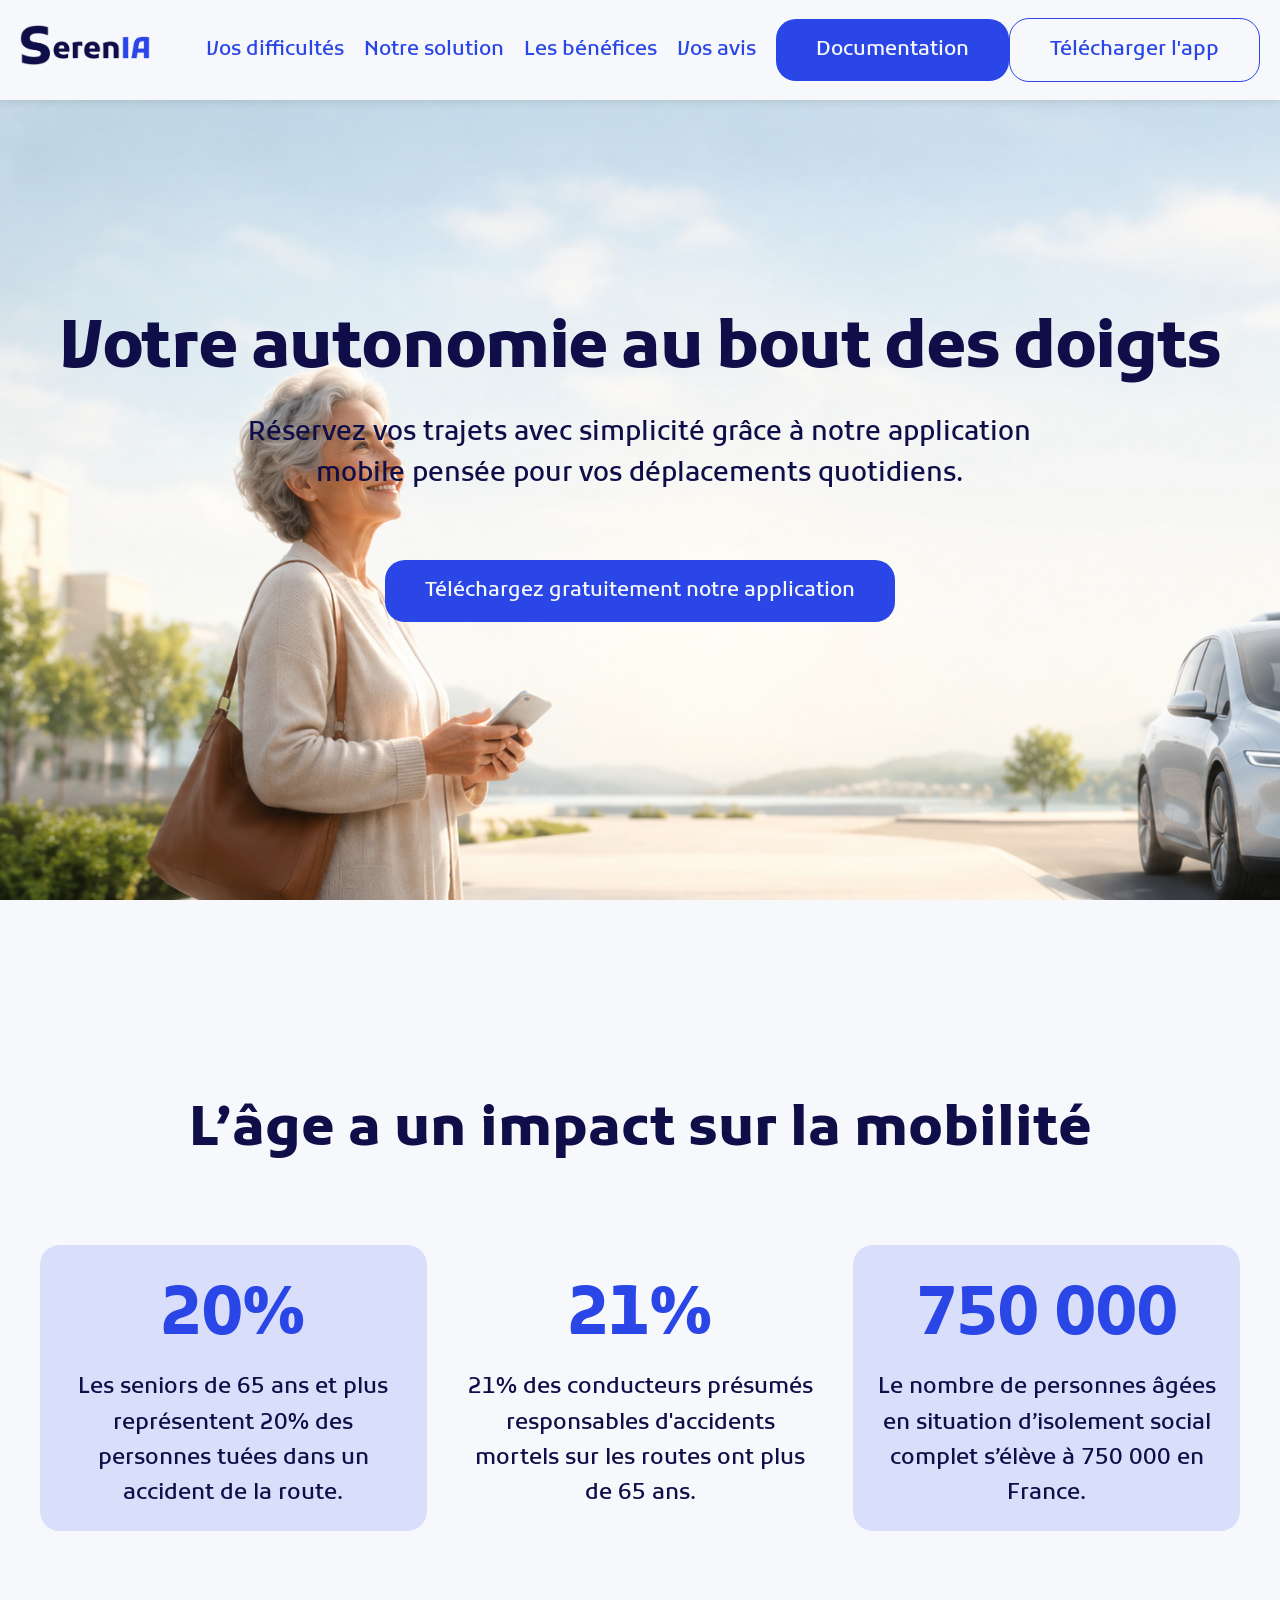
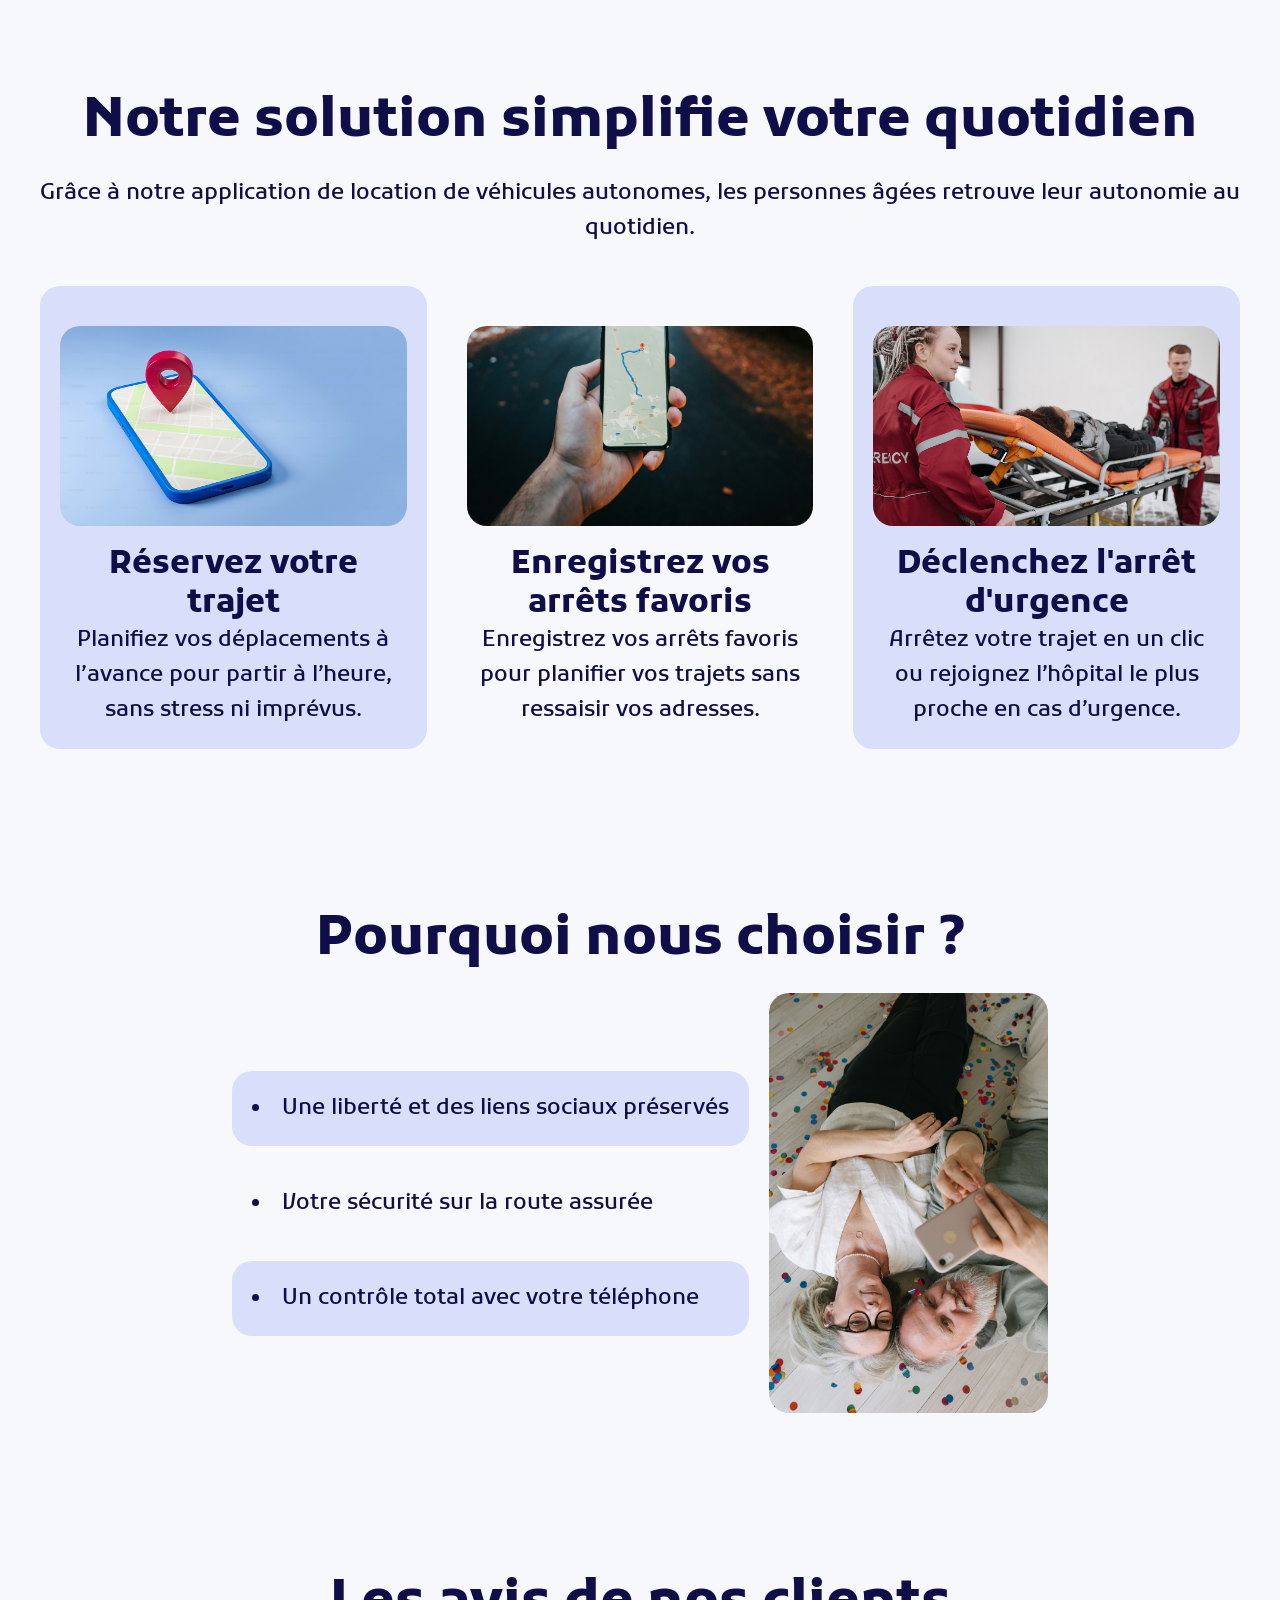
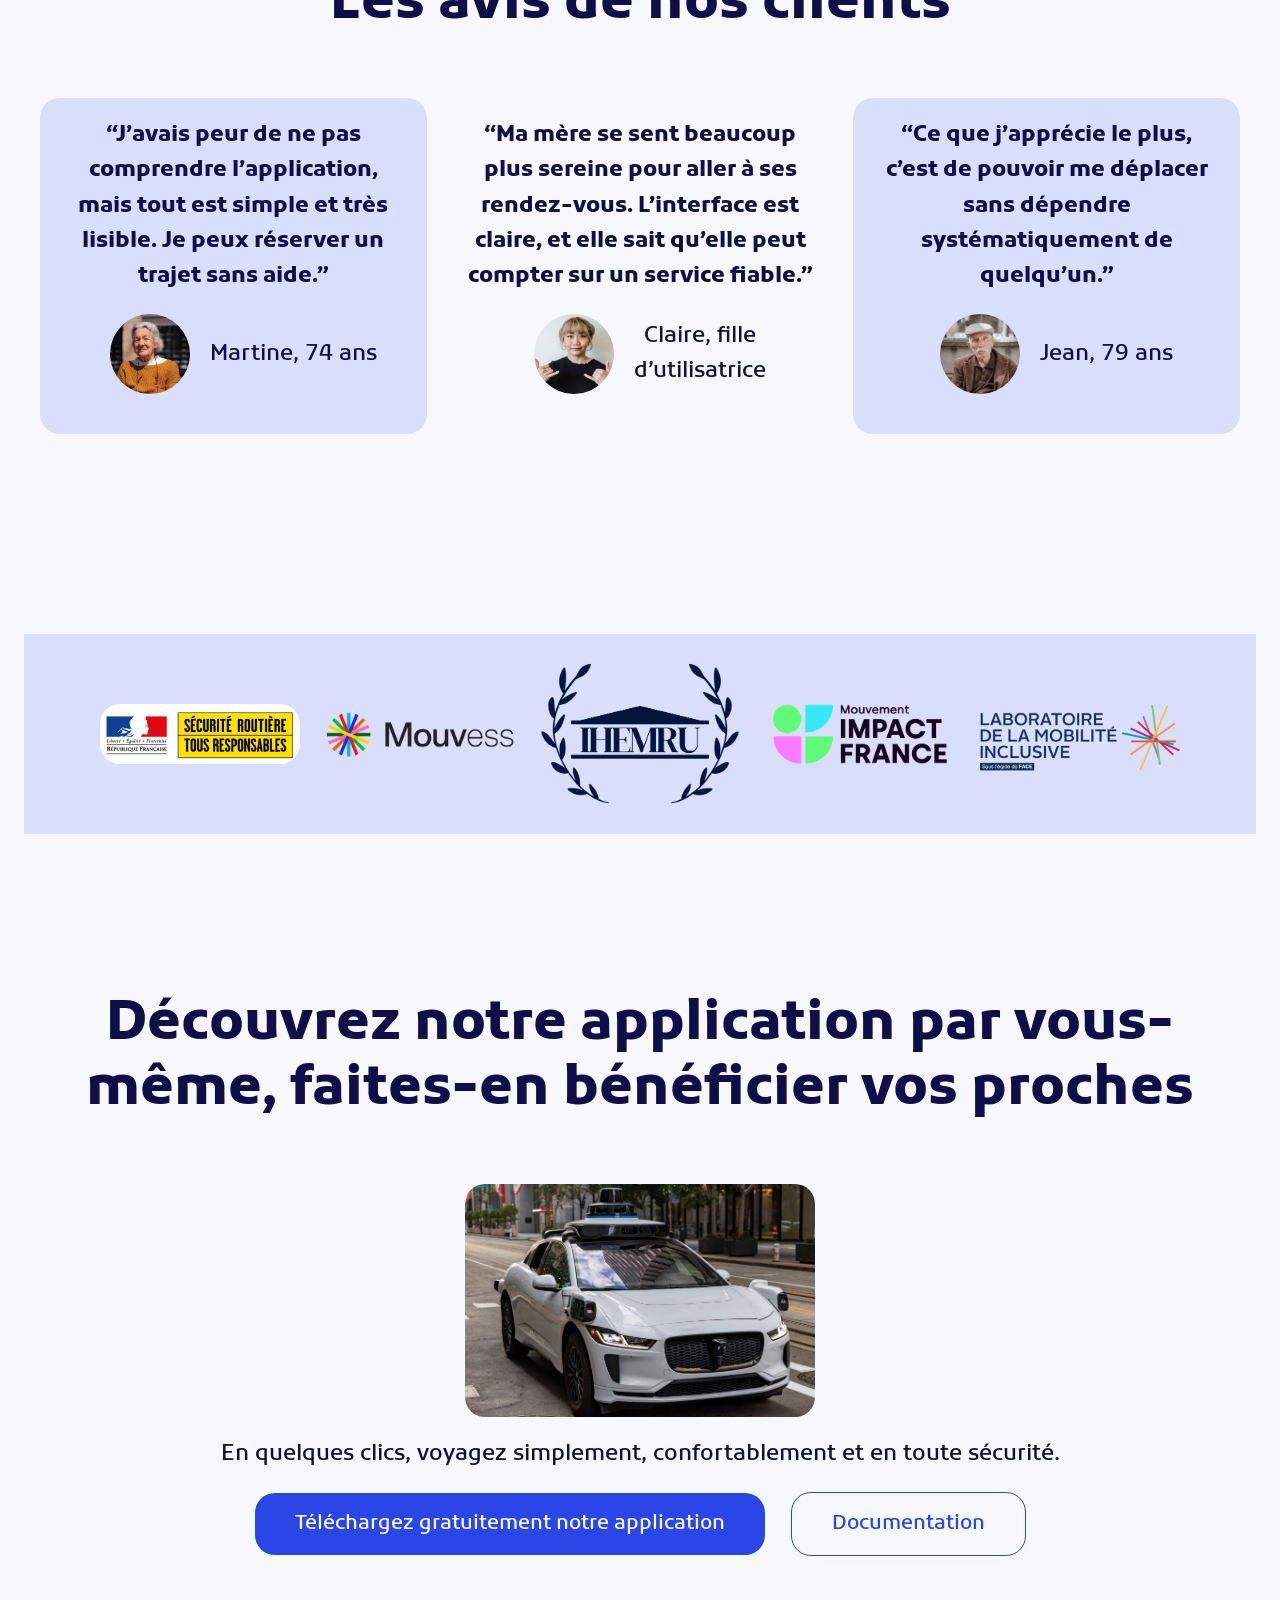
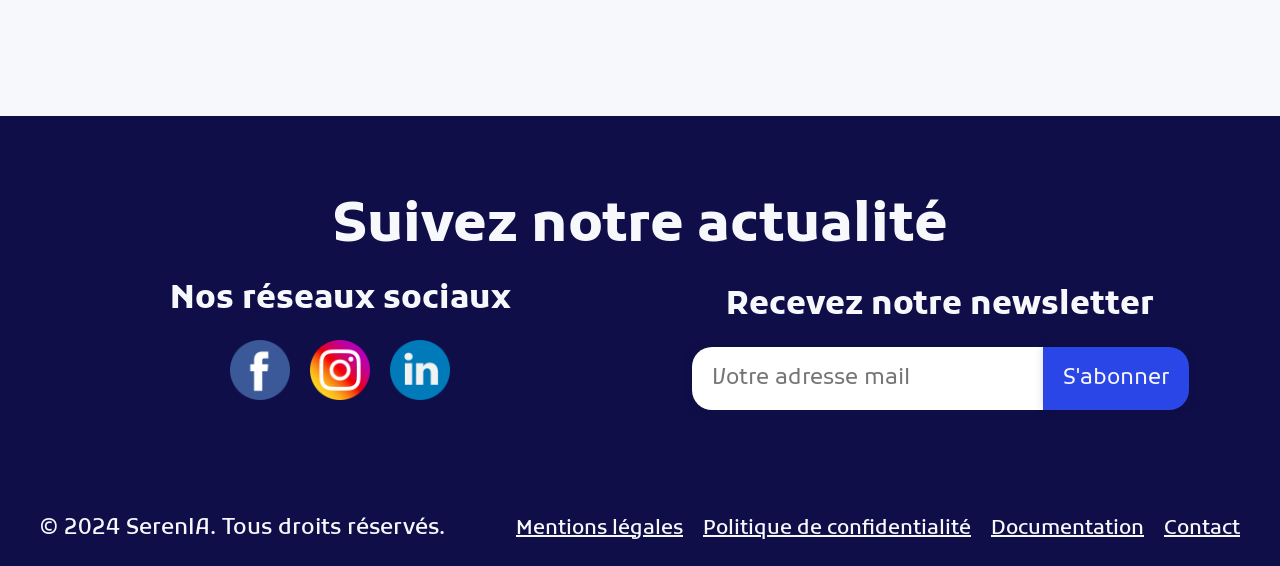
<file: index.html>
<!DOCTYPE html>
<html lang="fr">

<head>
    <meta charset="UTF-8">
    <meta name="viewport" content="width=device-width, initial-scale=1.0">
    <link rel="stylesheet" href="style.css">
    <link rel="preconnect" href="https://fonts.googleapis.com">
    <link rel="preconnect" href="https://fonts.gstatic.com" crossorigin>
    <link
        href="https://fonts.googleapis.com/css2?family=Kufam:ital,wght@0,400..900;1,400..900&family=Open+Sans:ital,wght@0,300..800;1,300..800&display=swap"
        rel="stylesheet">
    <title>Projet Mobilité</title>
    <!-- TO DO : ajouter une image dans l'onglet -->
</head>

<body>
    <header>
        <!-- TO DO : les noms des assets doivent être écrits en camelCase -->
       
                <a href="index.html">
                    <img
                        alt="Logo SerenIA"
                        src="assets/sereniaLogo.png" />
                        
                    </a>
        <nav>
            <ul>
                <li>
                    <a href="#problematique">Vos difficultés</a>
                </li>
                <li>
                    <a href="#solution">Notre solution</a>
                </li>
                <li>
                    <a href="#benefices">Les bénéfices</a>
                </li>
                <li>
                    <a href="#preuve">Vos avis</a>
                </li>
                <!-- <li>
                    <a href="documentation.html">Documentation</a>
                </li> -->
                <li>
                    <a class="cta cta-principal" href="documentation.html">Documentation</a>
                    <a class="cta cta-second" href="documentation.html">Télécharger l'app</a>
                </li>
            </ul>
        </nav>
    </header>
    <section id="hero">
        <div class="container">
            <div>
                <!-- <h1>Nos voitures sont autonomes pour que vous le soyiez aussi</h1> -->
                <h1>Votre autonomie au bout des doigts</h1>
                <p>Réservez vos trajets avec simplicité grâce à notre application mobile pensée pour vos déplacements quotidiens.</p>   
            </div>
            <div>
                <a class="cta cta-principal" href="">Téléchargez gratuitement notre application</a>
            </div>
        </div>
    </section>

    <main>

        <!-- Section problematique -->
        <section id="problematique">
            <div class="container">
                <h2>L’âge a un impact sur la mobilité</h2>
                <!-- <p>Avec l’âge et les problèmes de santé qui peuvent en découler, les personnes rencontrent hélas des obstacles dans leur autonomie de tous les jours.</p> -->
                <div class="cardContainer">
                    <article class="card">
                        <p>20%</p>
                        <p>Les seniors de 65 ans et plus représentent 20% des personnes tuées dans un accident de la route.</p>
                    </article>
                    <article class="card">
                        <p>21%</p>
                        <p>21% des conducteurs présumés responsables d'accidents mortels sur les routes ont plus de 65 ans.</p>
                    </article>
                    <article class="card">
                        <p>750 000</p>
                        <p>Le nombre de personnes âgées en situation d’isolement social complet s’élève à 750 000 en France.</p>
                    </article>
                </div>
            </div>
        </section>
        <!-- Section Solution -->

        <section id="solution">
            <div class="container">
                <h2>Notre solution simplifie votre quotidien</h2>
                <p>Grâce à notre application de location de véhicules autonomes, les personnes âgées retrouve leur autonomie au quotidien.</p>

                <div class="cardContainer">
                    <!-- <article class="card">
                        <img src="assets/mainIphone.png">
                        <h3>Organisez votre déplacement</h3>
                        <p>Choisissez votre point de départ, votre point d'arrêt d'arrivée, et validez. L'application trouve immédiatement le véhicule disponible le plus proche pour venir vous chercher.</p>
                    </article>
                    <article class="card">
                        <img src="assets/boulangerie.jpg">
                        <h3>Vos trajets favoris en 1 clic</h3>
                        <p>Enregistrez vos destinations habituelles comme la boulangerie, la pharmacie ou le médecin. Lancez la course instantanément sans avoir à retaper l'adresse.</p>
                    </article>
                    <article class="card">
                        <img src="assets/hopital.jpg">
                        <h3>Arrêt d'urgence automatique</h3>
                        <p>En 1 clic, arrêtez-vous au plus tôt dans un endroit sécurisé ou dirigez-vous vers l’hôpital le plus proche en cas de problème de santé.</p>
                    </article> 
                    <article class="card">
                        <img src="assets/mainIphone.png">
                        <h3>Une interface adaptée</h3>
                        <p>Une police d'écriture lisible, des boutons visibles et facilement cliquables, ainsi que des outils de commande vocale améliorent l'accessibilité de l'application, pour une prise en main améliorée.</p>
                    </article>
                    <article class="card">
                        <img src="assets/boulangerie.jpg">
                        <h3>Vos arrêts favoris à portée</h3>
                        <p>Tous vos points d'arrêt les plus fréquents peuvent être enregistrés avec un nom personnalisé pour planifier facilement vos trajets quotidiens, sans avoir à retaper des adresses entières.</p>
                    </article>
                    <article class="card">
                        <img src="assets/hopital.jpg">
                        <h3>Arrêt d'urgence automatique</h3>
                        <p>En quelques clics, arrêtez au plus tôt la voiture qui trouvera automatiquement un endroit sécurisé où vous déposer, ou bien dirigez-vous vers l’hôpital le plus proche en cas de problème de santé.</p>
                    </article>
                    <article class="card">
                        <img src="assets/mainIphone.png">
                        <h3>Votre sécurité assurée</h3>
                        <p>Nos voitures augmentées technologiquement respectent le code de la route français, tout en prenant en compte chaque situation pour garder en sécurité les passagers et autres usagers de la route.</p>
                    </article>
                    <article class="card">
                        <img src="assets/boulangerie.jpg">
                        <h3>Un intérieur adaptable</h3>
                        <p>L'habitacle spacieux comprend des rampes d'appui pour vous aider à monter et descendre de voiture, et peut même accueillir un fauteuil roulant grâce à son coffre et ses sièges rabattables.</p>
                    </article>
                    <article class="card">
                        <img src="assets/hopital.jpg">
                        <h3>Un verrouillage intelligent</h3>
                        <p>Le véhicule détecte votre position grâce à votre téléphone pour ouvrir ou fermer les portes, vous épargnant les serrures difficilement ouvrables ou la crainte de faire tomber vos clés.</p>
                    </article>-->
                    <article class="card">
                        <img src="assets/itineraire.png">
                        <h3>Réservez votre trajet</h3>
                        <p>Planifiez vos déplacements à l’avance pour partir à l’heure, sans stress ni imprévus.</p>
                        <!-- <p>Planifiez et programmez sereinement tous vos déplacements à l'avance pour vous assurer de partir à l'heure exacte, vous évitant ainsi le stress de dernière minute et les imprévus de la route.</p> -->
                    </article>
                    <article class="card">
                        <img src="assets/pointsDArrets.jpg">
                        <h3>Enregistrez vos arrêts favoris</h3>
                        <p>Enregistrez vos arrêts favoris pour planifier vos trajets sans ressaisir vos adresses.</p>
                        <!-- <p>Tous vos points d'arrêt les plus fréquents peuvent être enregistrés avec un nom personnalisé pour planifier facilement vos trajets quotidiens, sans avoir à retaper des adresses entières.</p> -->
                    </article>
                    <article class="card">
                        <img src="assets/urgences.jpg">
                        <h3>Déclenchez l'arrêt d'urgence</h3>
                        <p>Arrêtez votre trajet en un clic ou rejoignez l’hôpital le plus proche en cas d’urgence.</p>
                        <!-- <p>En quelques clics, arrêtez au plus tôt la voiture qui trouvera automatiquement un endroit sécurisé où vous déposer, ou bien dirigez-vous vers l’hôpital le plus proche en cas de problème de santé.</p> -->
                    </article>
                </div>
            </div>
        </section>

        <!-- Section bénéfices -->
        <!-- <section id="benefices">
            <div class="container">
                <h2>Pourquoi nous choisir ? </h2>
                <div class="cardContainer">
                    <article class="card">
                        <img src="assets/iconeSecurite.png">
                        <h3>Sécurité</h3>
                        <p>Des trajets en voiture autonome, sans risque d’accident lié à la conduite.</p>
                    </article>
                    <article class="card">
                        <img src="assets/iconeConfort.png">
                        <h3>Confort</h3>
                        <p>Un service de transport agréable, avec des véhicules adaptés aux besoins des seniors.</p>
                    </article>
                    <article class="card">
                        <img src="assets/iconeIndependance.png">
                        <h3>Indépendance</h3>
                        <p>La possibilité de se déplacer librement, sans dépendre d’autrui.</p>
                    </article>
                </div>
            </div>
        </section> -->

        <section id="benefices">
            <div class="container">
                <h2>Pourquoi nous choisir ?</h2>
                <div>
                    <ul>
                        <li>Une liberté et des liens sociaux préservés</li>
                        <!-- <li>Une interface pensée pour les personnes âgées</li> -->
                        <li>Votre sécurité sur la route assurée</li>
                        <!-- <li>Un véhicule adapté pour les handicaps</li> -->
                        <li>Un contrôle total avec votre téléphone</li>
                    </ul>
                    <img src="assets/pourquoiNousChoisir.jpg">
                </div>
            </div>
        </section>

        <!-- <section id="benefices">
            <div class="container">
                <h2>Pourquoi nous choisir ?</h2>
                <div>
                    <ul>
                        <li>Nos voitures augmentées technologiquement vous gardent en sécurité sur les routes</li>
                        <li>L'habitacle spacieux comprend des rampes d'appui et peut accueillir un fauteuil roulant</li>
                        <li>Le véhicule détecte votre position grâce à votre téléphone pour ouvrir ou verrouiller les portes</li>
                        <li>Vous pouvez vous déplacer à tout moment, sans dépendre de la famille ou des voisins</li>
                    </ul>
                    <ul>
                        <li>Retrouvez assurance et sérénité sur les routes, protégez-vous et votre entourage</li>
                        <li>Soyez autonome dans vos activités, sans dépendre de la famille ou des voisins</li>
                        <li>Gardez contact avec le monde, restez libre de rendre visite à vos proches</li>
                    </ul> 
                    <img src="assets/carteItineraire.jpg">
                </div>
            </div>
        </section> -->

        <!--<section id="benefices">
            <div class="container">
                <h2>Pourquoi nous choisir ?</h2>

                

                <div class="cardContainer">
                    <article class="card">
                        <h3>Une interface pensée pour les personnes âgées</h3>
                         <p>Une police lisible, des boutons bien visibles et la commande vocale améliorent l’accessibilité et la prise en main de l’application.</p>
                         <p>Une police d'écriture lisible, des boutons visibles et facilement cliquables, ainsi que des outils de commande vocale améliorent l'accessibilité de l'application, pour une prise en main améliorée.</p> 
                    </article>
                    <article class="card">
                        <h3>Votre sécurité sur la route assurée</h3>
                        <p>Nos voitures intelligentes respectent le code de la route et assurent la sécurité des passagers comme des autres usagers.</p>
                        <p>Nos voitures augmentées technologiquement respectent le code de la route français, tout en prenant en compte chaque situation pour garder en sécurité les passagers et autres usagers de la route.</p>
                    </article>
                    <article class="card">
                        <h3>Un véhicule adapté pour les handicaps</h3>
                        <p>L’habitacle spacieux, équipé de rampes d’appui, facilite l’accès et peut accueillir un fauteuil roulant grâce aux sièges rabattables.</p>
                        <p>L'habitacle spacieux comprend des rampes d'appui pour vous aider à monter et descendre de voiture, et peut même accueillir un fauteuil roulant grâce à son coffre et ses sièges rabattables.</p>
                    </article>
                    <article class="card">
                        <h3>Un verrouillage intelligent avec votre téléphone</h3>
                        <p>Le véhicule détecte votre téléphone pour ouvrir et fermer les portes automatiquement, sans clé ni serrure.</p>
                        <p>Le véhicule détecte votre position grâce à votre téléphone pour ouvrir ou fermer les portes, vous épargnant les serrures difficilement ouvrables ou la crainte de faire tomber vos clés.</p>
                    </article>
                    <article class="card">
                        <h3>Un trajet en toute sérénité</h3>
                        <p>Roulez en toute confiance grâce à une sécurité renforcée qui vous protège à chaque trajet.</p>
                        <p>Retrouvez une confiance absolue sur la route grâce à une sécurité renforcée qui veille activement sur vous et protège efficacement votre entourage à chaque déplacement.</p>
                    </article>
                    <article class="card">
                        <h3>Une liberté et des liens sociaux préservés</h3>
                        <p>Restez autonome au quotidien et libre de rendre visite à vos proches quand vous le souhaitez.</p>
                        <p>Restez pleinement autonome dans vos activités quotidiennes sans dépendre de votre entourage, tout en gardant le contact et la liberté de rendre visite à vos proches quand vous le souhaitez.</p>
                    </article>
                </div>
            </div>
        </section>-->

        <!-- Section Temoignages -->
        <section id="preuve">
            <div class="container">
                <h2>Les avis de nos clients</h2>
                <!-- <p>Les retours de nos utilisateurs nous permettent d'améliorer notre application de jour en jour, pour vous proposer un service entièrement personnalisé et adapté à des besoins réels éprouvés durant un usage au quotidien.</p> -->
                <div class="cardContainer">
                    <article class="card">
                        <strong>“J’avais peur de ne pas comprendre l’application, mais tout est simple et très lisible. Je
                            peux
                            réserver un trajet sans aide.”</strong>
                        <div>
                            <img src="assets/femmeAge.jpg">
                            <p>Martine, 74 ans</p>
                        </div>
                    </article>
                    <article class="card">
                        <strong>“Ma mère se sent beaucoup plus sereine pour aller à ses rendez-vous. L’interface est claire,
                            et
                            elle sait qu’elle peut compter sur un service fiable.”</strong>
                        <div>
                            <img src="assets/femmejeune.jpg">
                            <p>Claire, fille <br />d’utilisatrice</p>
                        </div>
                    </article>
                    <article class="card">
                        <strong>“Ce que j’apprécie le plus, c’est de pouvoir me déplacer sans dépendre systématiquement de
                            quelqu’un.”</strong>
                        <div>
                            <img src="assets/hommeAge.jpg">
                            <p>Jean, 79 ans</p>
                        </div>
                    </article>
                </div>
            </div>
        </section>

        <!-- Section partenaires -->
        <section id="partenaires">
            <div class="container">
                <!-- <h2>Nos partenaires de confiance</h2> -->
                <!-- <p>Nous collaborons avec des acteurs engagés dans la mobilité et l’autonomie des seniors : collectivités
                    locales, associations, structures d’aide et partenaires de mobilité. Leur soutien confirme la fiabilité
                    de notre application, son utilité pour les déplacements du quotidien, et sa capacité à rassurer à la
                    fois les utilisateurs et leurs proches.</p> -->
            </div>
            <div class="logoPartenaire">
                <img
                    alt="république française"
                    src="assets/logoRépubliqueFrançaise.jpg">
                <img
                    alt="mouvess"
                    src="assets/LogoMouvess.png">
                <img
                    alt="imehru"
                    src="assets/logoIhemru.png">
                <img
                    alt="mouvement impact france"
                    src="assets/LogoMouvementImpactFrance.png">
                <img
                    alt="laboratoire"
                    src="assets/logoLaboratoire.png">
            </div>
        </section>
        
        <!-- Section Engagement -->
        <section id="engagement">
            <div class="container">
                <h2>Découvrez notre application par vous-même, faites-en bénéficier vos proches</h2>
                <!-- <p>Nous nous engageons à offrir un service de transport autonome qui favorise l’autonomie et la mobilité
                    des seniors. Notre application est conçue pour être accessible, fiable et sécurisée, afin que chaque
                    utilisateur puisse se déplacer en toute confiance.</p> -->
                <!-- TO DO : nom des classes -->
                <div>
                    <img
                        alt="voiture autonome blanche"
                        src="assets/voitureAutonome.jpg" />
                    <div>
                        <p>En quelques clics, voyagez simplement, confortablement et en toute sécurité.</p>
                        <a class="cta cta-principal" href="">Téléchargez gratuitement notre application</a>
                        <a class="cta cta-second" href="documentation.html">Documentation</a>
                    </div>
                </div>
            </div>
        </section>

        <!-- <section style="background-color: red; height: 60vh;" > -->

        </section>
    </main>
        <!-- footer -->
        <footer>
            <div class="container">
                <div>
                    <h2>Suivez notre actualité</h2>
                    <div>
                        <h3>Nos réseaux sociaux</h3>
                        <a href="">
                            <img
                                alt="facebook"
                                src="assets/facebook.png"/>
                        </a>
                        <a href="">
                            <img
                                alt=""
                                src="assets/instagram.png"/>
                        </a>
                        <a href="">
                            <img
                                alt=""
                                src="assets/linkedin.png"/>
                        </a>
                    </div>
                    <form>
                        <label for="newsletter">Recevez notre newsletter</label>
                        <input
                            type="text"
                            id="newsletter"
                            name="newsletter"
                            placeholder="Votre adresse mail" />
                        <button>S'abonner</button>
                    </form>
                </div>
                <div>
                    <p>© 2024 SerenIA. Tous droits réservés.</p>
                    <nav>
                        <ul>
                            <li><a href="">Mentions légales</a></li>
                            <li><a href="">Politique de confidentialité</a></li>
                            <li><a href="documentation.html">Documentation</a></li>
                            <li><a href="">Contact</a></li>
                        </ul>
                    </nav>
                </div>
            </div>
        </footer>
        <script src="script.js"></script>
</body>

</html>
</file>
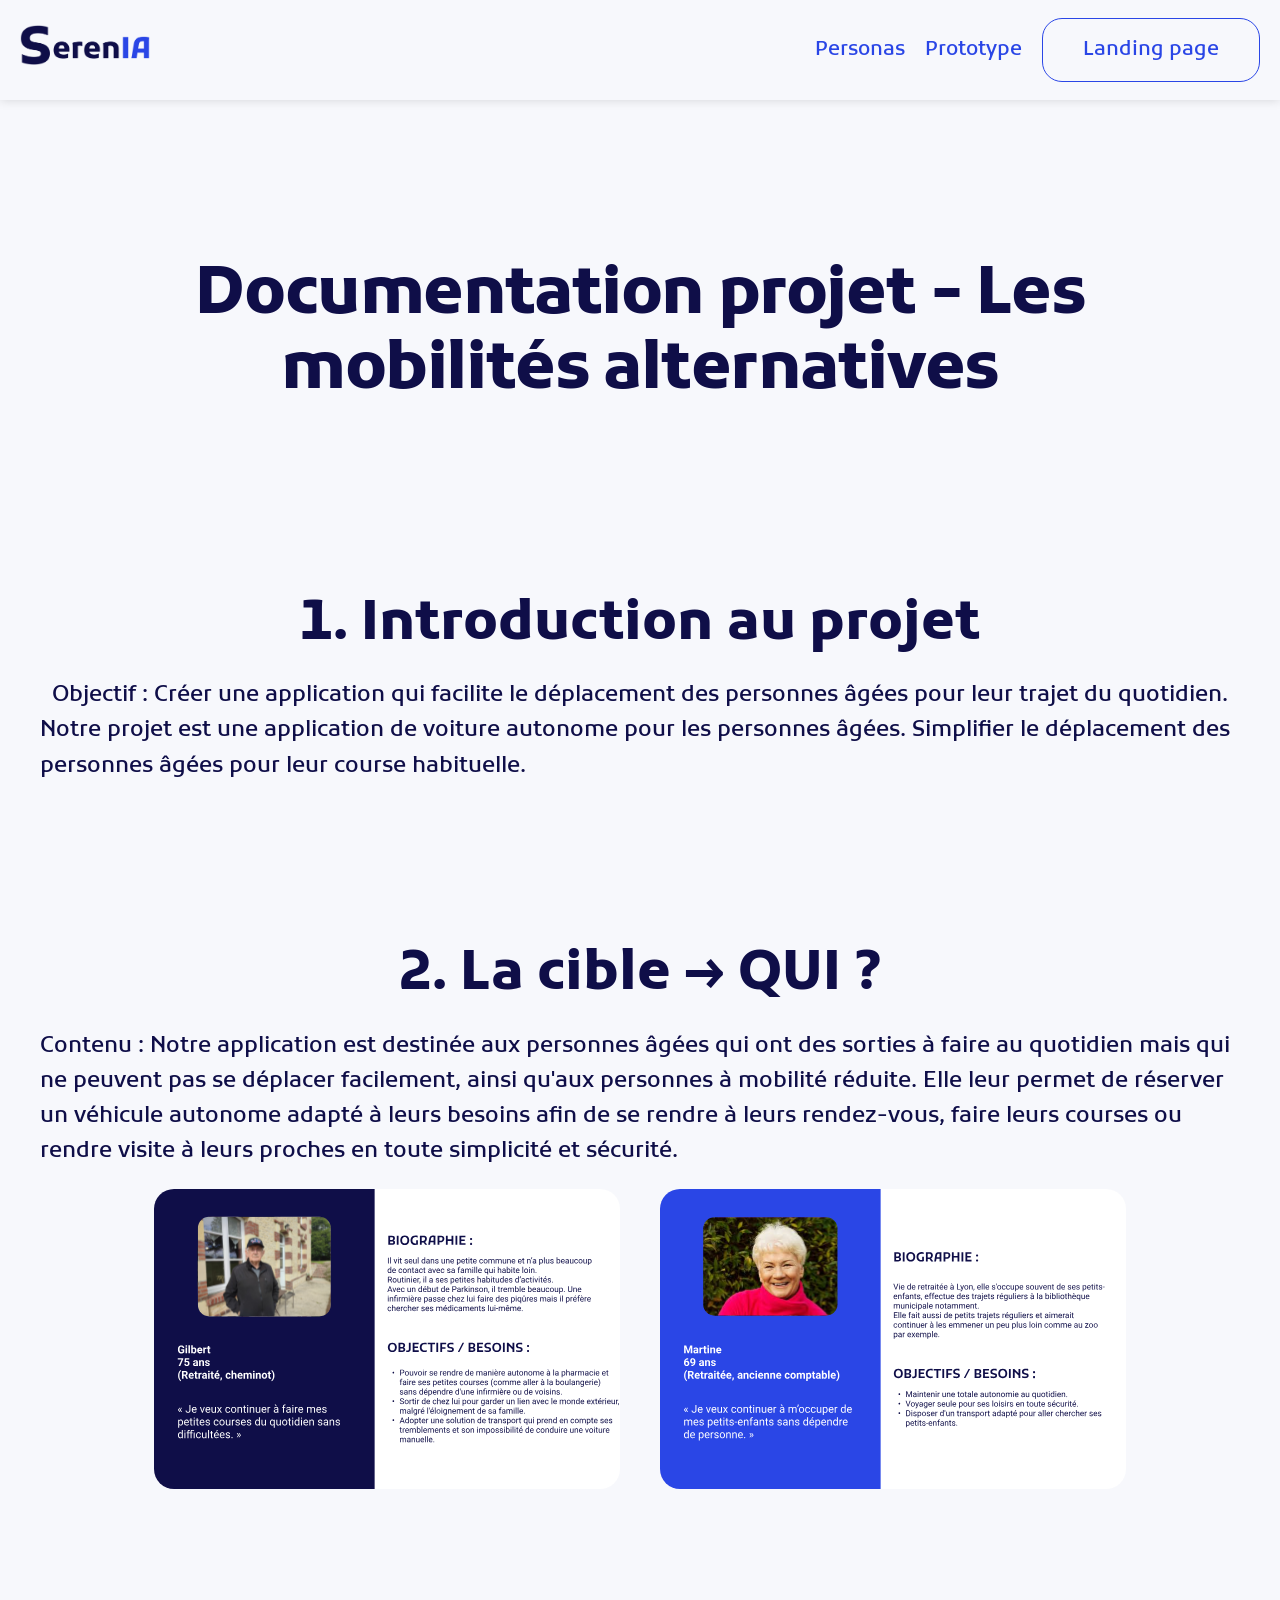
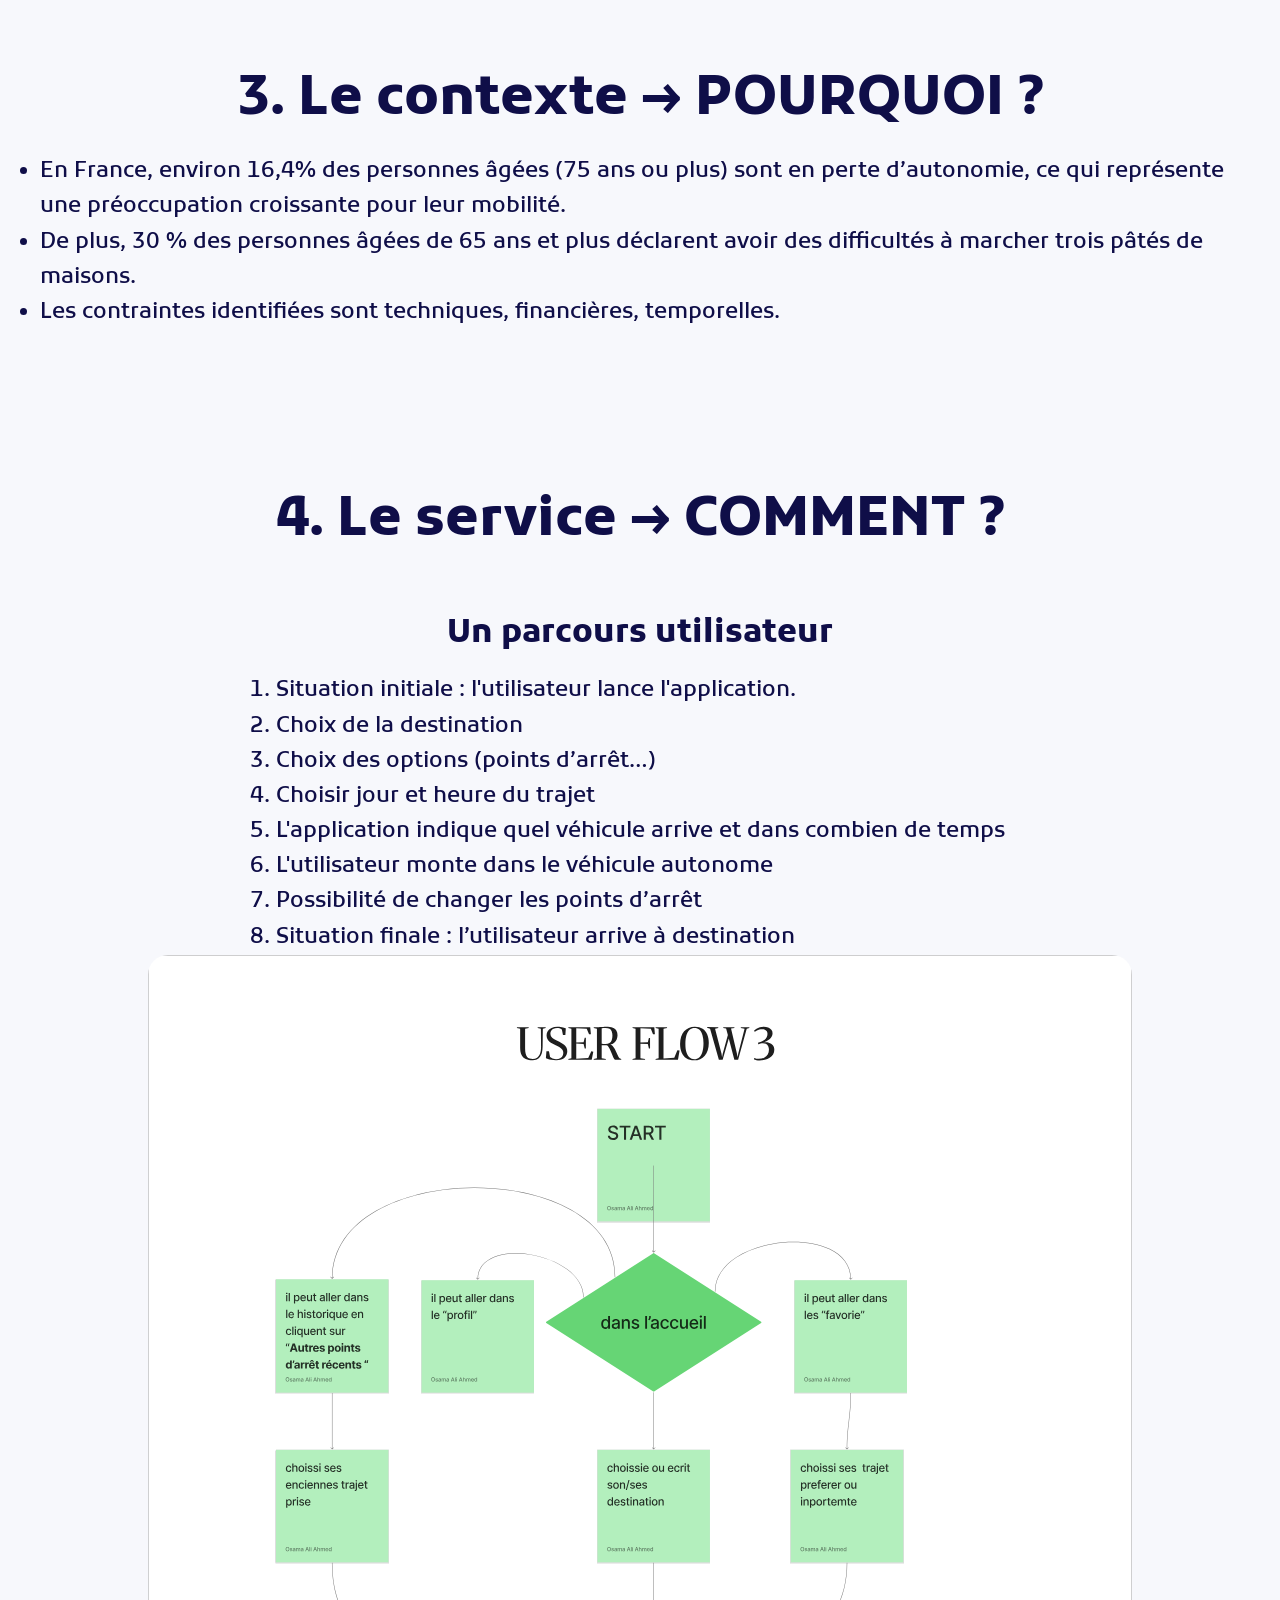
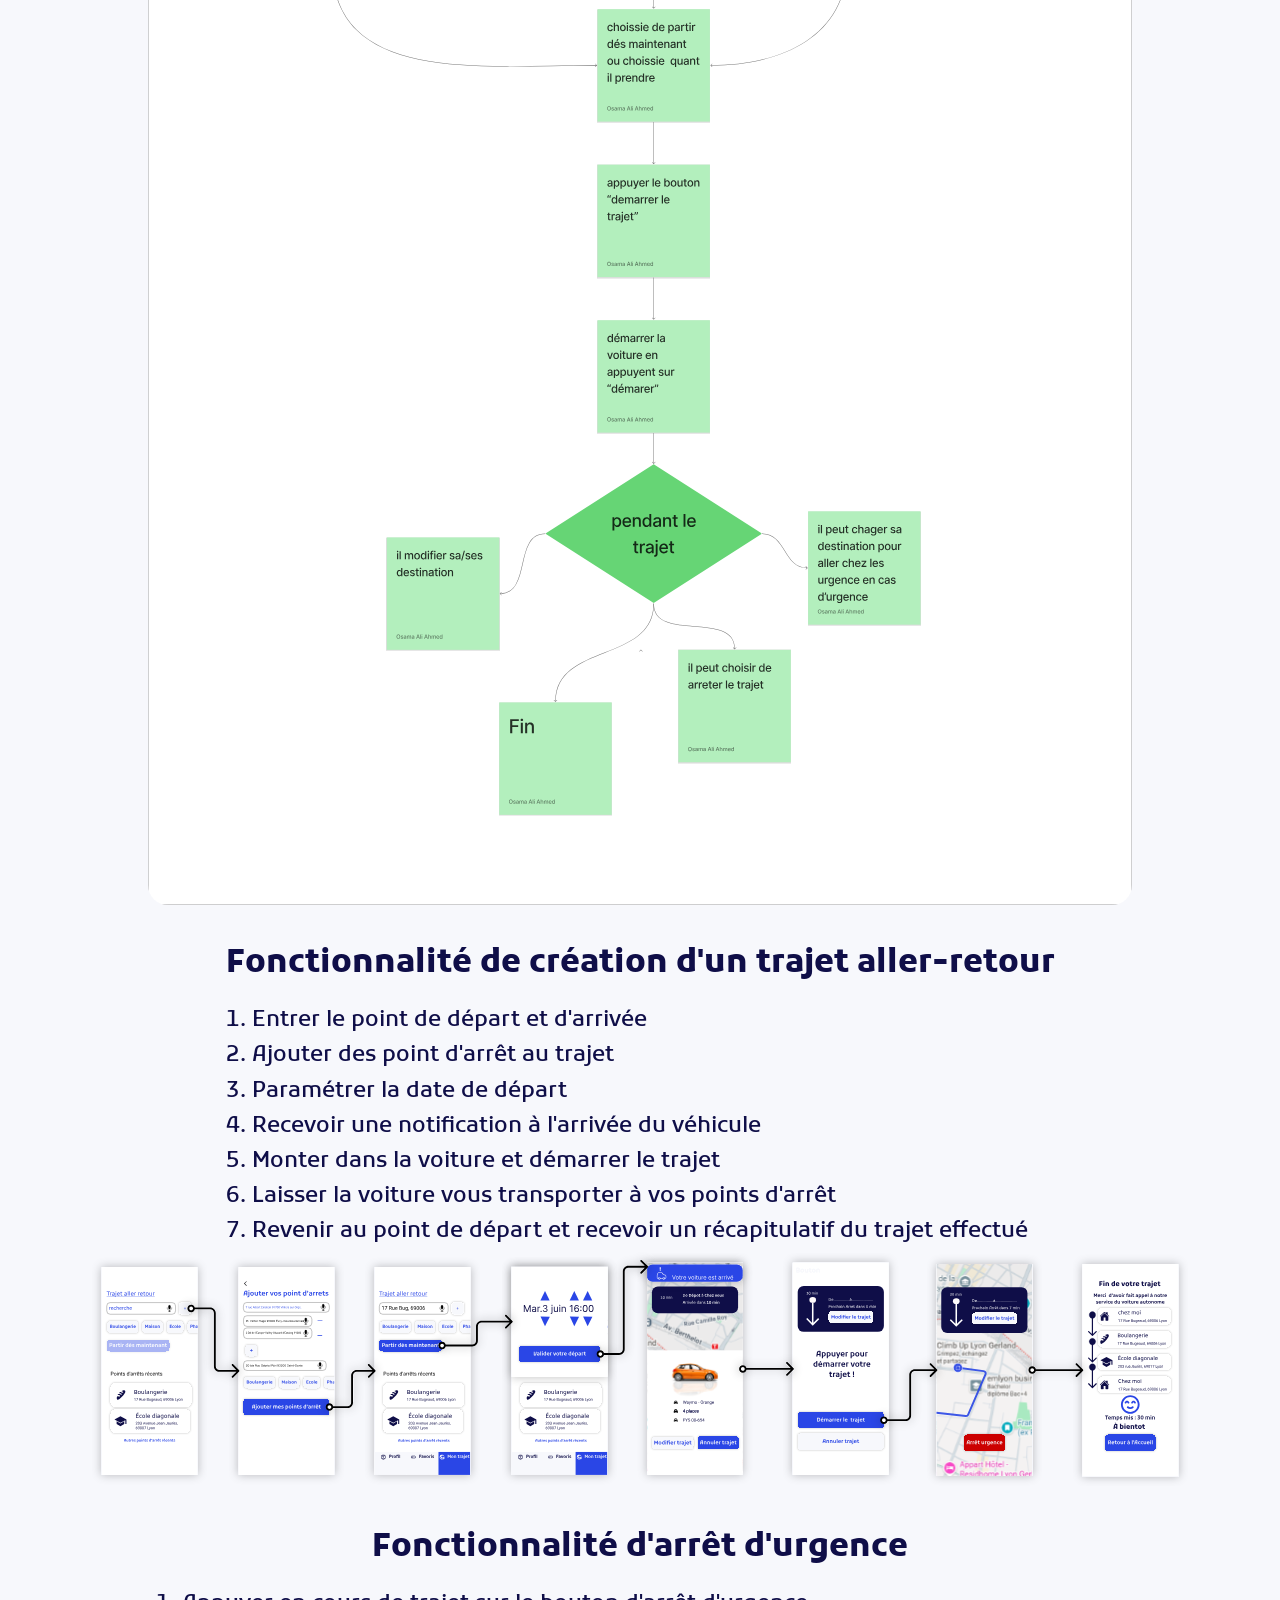
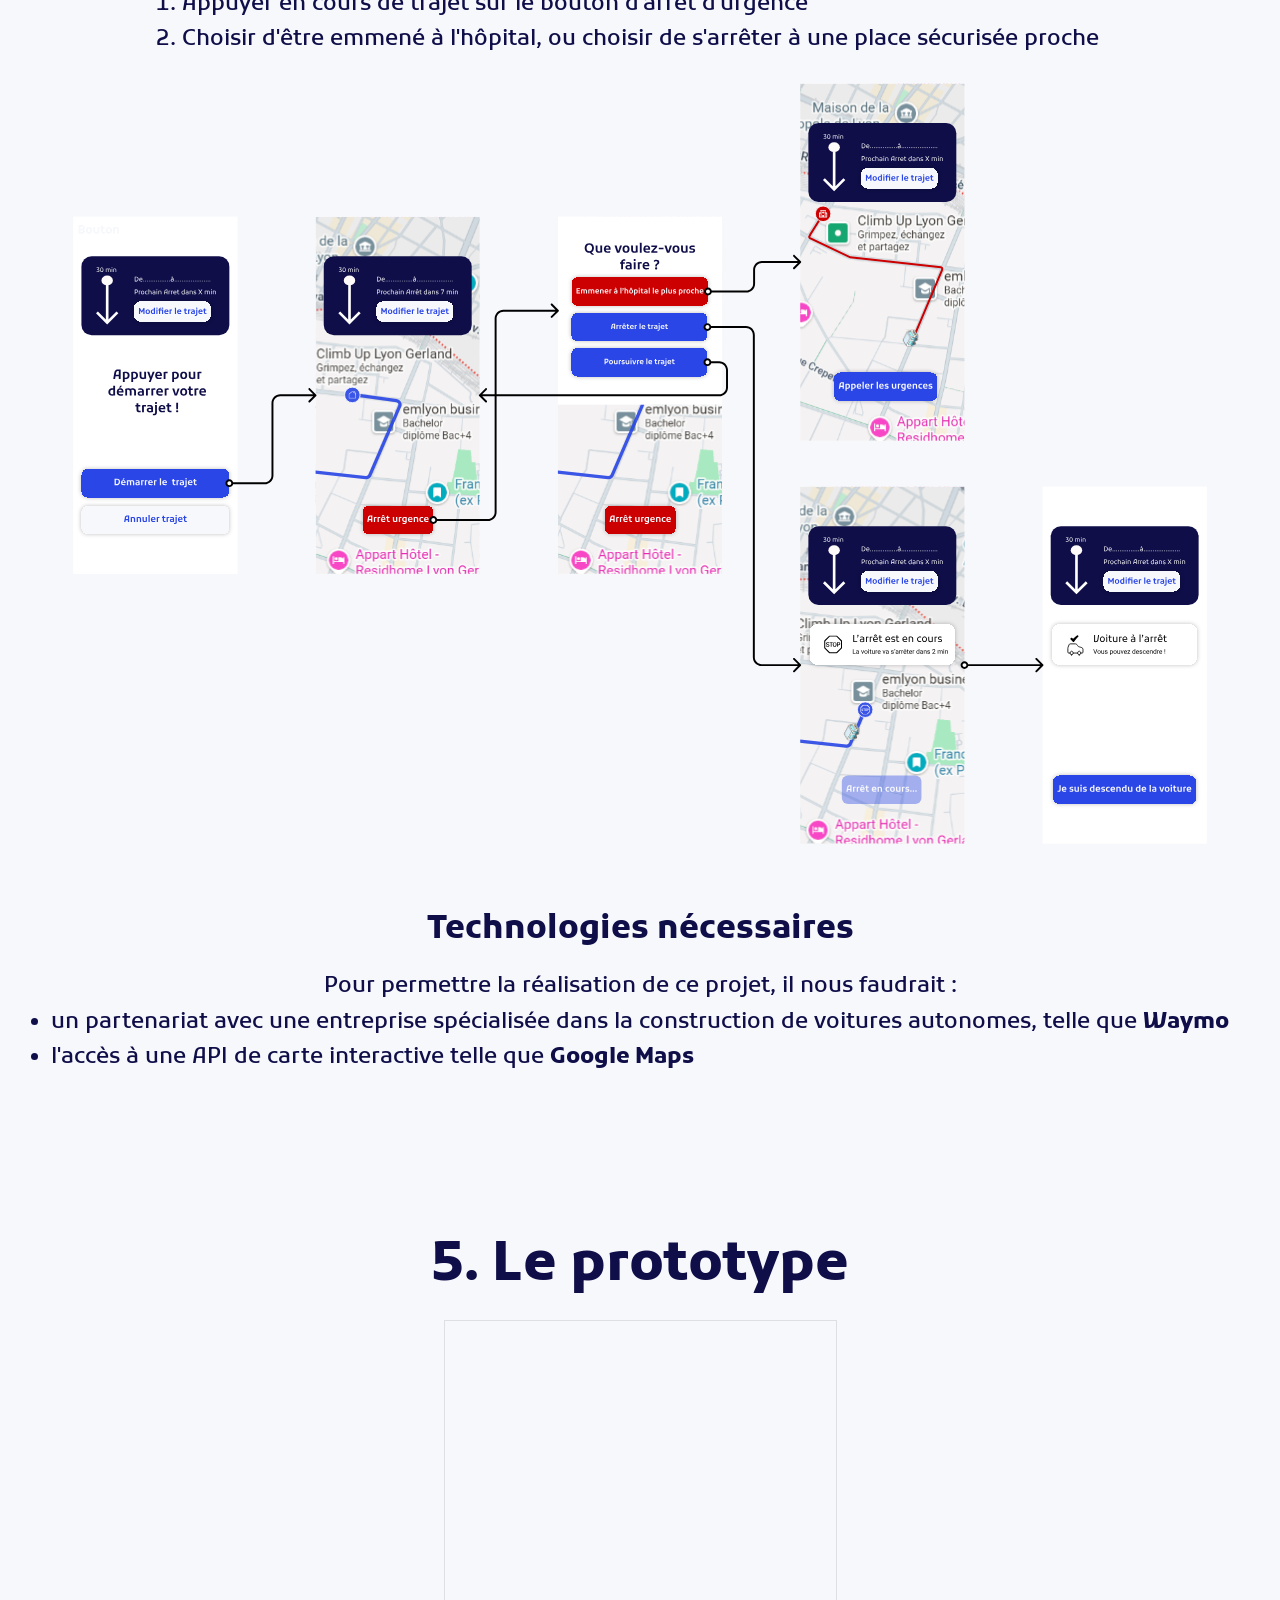
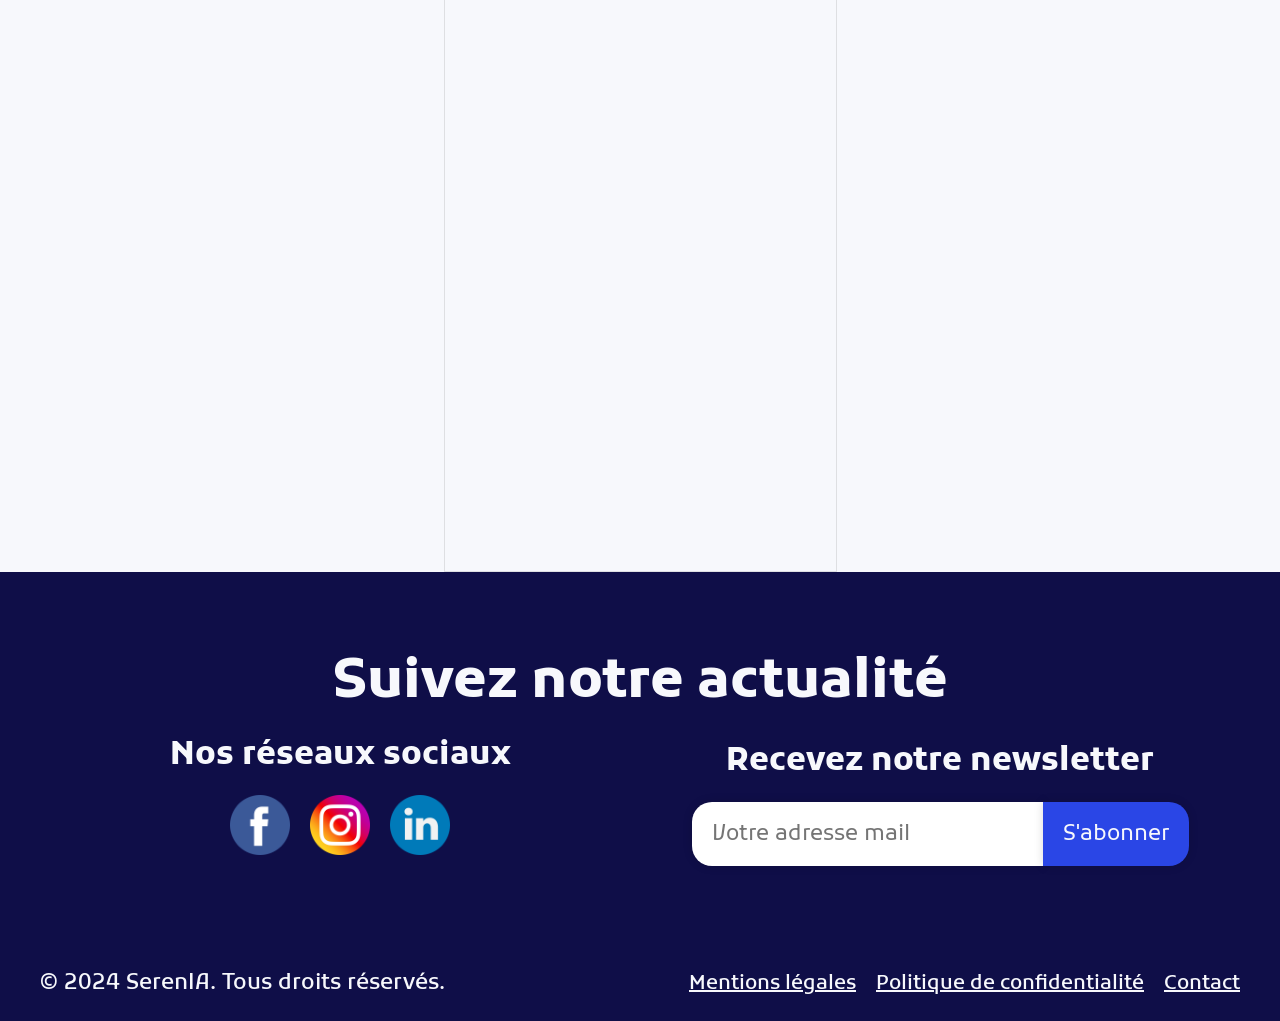
<file: documentation.html>
<!DOCTYPE html>
<html lang="fr">
<head>
    <meta charset="UTF-8">
    <meta name="viewport" content="width=device-width, initial-scale=1.0">
    <link rel="stylesheet" href="style.css">
    <link rel="preconnect" href="https://fonts.googleapis.com">
    <link rel="preconnect" href="https://fonts.gstatic.com" crossorigin>
    <link
        href="https://fonts.googleapis.com/css2?family=Kufam:ital,wght@0,400..900;1,400..900&family=Open+Sans:ital,wght@0,300..800;1,300..800&display=swap"
        rel="stylesheet">
    <title>Documentation</title>
</head>
<body>
    <header>
        <!-- TO DO : les noms des assets doivent être écrits en camelCase -->
        <a href="documentation.html">
            <img
                alt="Logo SerenIA"
                src="assets/sereniaLogo.png" />
        </a>
        <nav>
            <ul>
                <li>
                    <a href="#persona">Personas</a>
                </li>
                <li>
                    <a href="#prototype">Prototype</a>
                </li>
                <!-- <li>
                    <a href="documentation.html">Documentation</a>
                </li> -->
                <li>
                    <a class="cta cta-second" href="index.html">Landing page</a>
                </li>
            </ul>
        </nav>
    </header>
    <main class="documentation">
        <section>
            <div class="container">
                <h1>Documentation projet - Les mobilités alternatives</h1> 
            </div>
        </section>
        <section>
            <div class="container">
                <h2>1. Introduction au projet</h2>
                <p>Objectif : Créer une application qui facilite le déplacement des personnes âgées pour leur trajet du quotidien.</p>
                <p>Notre projet est une application de voiture autonome pour les personnes âgées. Simplifier le déplacement des personnes âgées pour leur course habituelle.</p>
            </div>
        </section>
        <section id="persona">
            <div class="container">
                <h2>2. La cible → QUI ? </h2>
                <p>Contenu : Notre application est destinée aux personnes âgées qui ont des sorties à faire au quotidien mais qui ne peuvent pas se déplacer facilement, ainsi qu'aux personnes à mobilité réduite. Elle leur permet de réserver un véhicule autonome adapté à leurs besoins afin de se rendre à leurs rendez-vous, faire leurs courses ou rendre visite à leurs proches en toute simplicité et sécurité.</p>
                <div class="imgpersona">
                <img src="assets/personaGilbert.svg" class="imgGilbert">
                <img src="assets/personaMartine.svg" class="imgMartine"></div> 
            </div>
        </section>
        <section>
            <div class="container">
                <h2>3. Le contexte → POURQUOI ?</h2>
                <ul>
                    <li>En France, environ 16,4% des personnes âgées (75 ans ou plus) sont en perte d’autonomie, ce qui représente une préoccupation croissante pour leur mobilité.</li>
                    <li>De plus, 30 % des personnes âgées de 65 ans et plus déclarent avoir des difficultés à marcher trois pâtés de maisons.</li>
                    <li>Les contraintes identifiées sont techniques, financières, temporelles.</li>  
                </ul>
            </div>
        </section>
        <section>
            <div class="container">
                <h2>4. Le service → COMMENT ?</h2>
                <h3>Un parcours utilisateur</h3>
                <ol>
                    <li>Situation initiale : l'utilisateur lance l'application.</li>
                    <li>Choix de la destination</li>
                    <li>Choix des options (points d’arrêt…)</li>
                    <li>Choisir jour et heure du trajet</li>
                    <li>L'application indique quel véhicule arrive et dans combien de temps</li>
                    <li>L'utilisateur monte dans le véhicule autonome</li>
                    <li>Possibilité de changer les points d’arrêt</li>
                    <li>Situation finale : l’utilisateur arrive à destination</li>
                </ol>
                <img
                    alt="user flow"
                    src="assets/userFlow.svg"
                    class="imgFlow" />
                <h3>Fonctionnalité de création d'un trajet aller-retour</h3>
                <ol>
                    <li>Entrer le point de départ et d'arrivée</li>
                    <li>Ajouter des point d'arrêt au trajet</li>
                    <li>Paramétrer la date de départ</li>
                    <li>Recevoir une notification à l'arrivée du véhicule</li>
                    <li>Monter dans la voiture et démarrer le trajet</li>
                    <li>Laisser la voiture vous transporter à vos points d'arrêt</li>
                    <li>Revenir au point de départ et recevoir un récapitulatif du trajet effectué</li>
                </ol>
                <img
                    alt="flow du trajet utilisateur"
                    src="assets/autoFlowTrajet.svg"/>
                <h3>Fonctionnalité d'arrêt d'urgence</h3>
                <ol>
                    <li>Appuyer en cours de trajet sur le bouton d'arrêt d'urgence</li>
                    <li>Choisir d'être emmené à l'hôpital, ou choisir de s'arrêter à une place sécurisée proche</li>
                </ol>
                <img
                    alt="flow d'arrêt d'urgence"
                    src="assets/autoFlowArret.svg"/>
                <h3>Technologies nécessaires</h3>
                <p>Pour permettre la réalisation de ce projet, il nous faudrait :</p>
                <ul>
                    <li>un partenariat avec une entreprise spécialisée dans la construction de voitures autonomes, telle que <strong>Waymo</strong></li>
                    <li>l'accès à une API de carte interactive telle que <strong>Google Maps</strong></li>
                </ul>


            </div>
        </section>
        <section id="prototype">
            <div class="container">
                <h2>5. Le prototype</h2>
                <iframe
                    style="border: 1px solid rgba(0, 0, 0, 0.1);"
                    width="393"
                    height="852"
                    src="https://embed.figma.com/proto/Xr9dTKSra6gxEOcTUjQX7q/ProjetMobilite?node-id=356-2272&p=f&scaling=scale-down&content-scaling=responsive&page-id=1%3A3&starting-point-node-id=356%3A2272&embed-host=share%22"
                    allowfullscreen>
                </iframe>
            </div>
        </section>  
    </main>
    <footer>
            <div class="container">
                <div>
                    <h2>Suivez notre actualité</h2>
                    <div>
                        <h3>Nos réseaux sociaux</h3>
                        <a href="">
                            <img
                                alt="facebook"
                                src="assets/facebook.png"/>
                        </a>
                        <a href="">
                            <img
                                alt=""
                                src="assets/instagram.png"/>
                        </a>
                        <a href="">
                            <img
                                alt=""
                                src="assets/linkedin.png"/>
                        </a>
                    </div>
                    <form>
                        <label for="newsletter">Recevez notre newsletter</label>
                        <input
                            type="text"
                            id="newsletter"
                            name="newsletter"
                            placeholder="Votre adresse mail" />
                        <button>S'abonner</button>
                    </form>
                </div>
                <div>
                    <p>© 2024 SerenIA. Tous droits réservés.</p>
                    <nav>
                        <ul>
                            <li><a href="">Mentions légales</a></li>
                            <li><a href="">Politique de confidentialité</a></li>
                            <li><a href="">Contact</a></li>
                        </ul>
                    </nav>
                </div>
            </div>
        </footer>
</body>
</html>
</file>
<file: style.css>
/* Variables */
:root {
    --taille-nav: 100px;
    --radius: 20px;
    --marges: 20px;
    --bleu-fonce: #0F0E48;
    --bleu-medium: #2A46E6;
    --blanc: #F7F8FC;
    --ombre-externe: 0 0 10px #00000025;
    --ombre-interne: 0 0 10px #00000060 inset;
    --police-principale: "Kufam", sans-serif;
    /* TO DO : utilise l'unité rem plutôt que em */
    --titre-h1: 65px;
    --titre-h2: 54px;
    --titre-h3: 32px;
    --texte: 22px;
    --texte-large: 26px;
    --img-preuves: 80px;
}
/* Reinitialisation */
* {
    box-sizing: border-box;
    margin: 0;
    padding: 0;
}
html {
    scroll-behavior: smooth;
    font-size: 22px;
    text-wrap-style: balance;
}
/* Boites */
section:not(#hero) {
    padding: 160px 24px 0px 24px;
}
.container {
    display: flex;
    flex-direction: column;
    justify-content: center;
    align-items: center;
    text-align: center;
    max-width: 1200px;
    margin: 0 auto;
    width: 100%;
}
/* Style Global */

body {
    background-color: var(--blanc);
    font-family: var(--police-principale);
    color: var(--bleu-fonce);
    font-weight: 500;
    line-height: 1.6;
}
h1,
h2,
h3 {
    font-weight: 700;
    line-height: 1.2;
}

h1 {
    font-size: var(--titre-h1);
    margin-bottom: 24px;
    line-height: 1.15;
    letter-spacing: -0.022em;
    /* text-shadow: 0 0 10x #000000, 0 0 10px #000000; */
}

h2 {
    font-size: var(--titre-h2);
    margin-bottom: var(--marges);
}

h3 {
    font-size: var(--titre-h3);
}

img {
    border-radius: 20px;
}

/* boutons, liens */

a {
    text-decoration: none;
    color: var(--bleu-medium);
    font-size: 20px;
}

.cta {
    position: relative;
    display: inline-block;
    padding: 15px 40px;
    /* box-shadow: var(--ombre-externe); */
    border-radius: var(--radius);
    transition: ease .4s;
}

.cta:hover {
    /* box-shadow: none; */
    transform: translateY(2px);
}

.cta-principal {
    background-color: var(--bleu-medium);
    color: var(--blanc);
}

.cta-second {
    background-color: var(--blanc);
    border : 1px solid var(--bleu-medium);
}
/* .ghost{
    background-color: transparent;
    border: 1px solid var(--bleu-medium);
    color: var(--bleu-medium);
} */


/* Cards */

.cardContainer {
    display: flex;
    flex-wrap: wrap;
    justify-content: space-between;
    gap: var(--marges);
    margin-top: calc(var(--marges) * 2);
  
}
.card {
    display: flex;
    flex-direction: column;
    flex: 1 1 320px;
    align-items: center;
    padding: var(--marges);
    transition: .4s ease;
    border-radius: var(--marges);
   
}

.card:nth-of-type(odd) {
    background-color:#2A46E625;
}

.card img {
    margin: var(--marges);
    width: 100%;
    height: 200px;
    object-fit: cover;
}

.flexwrap {
    display: flex;
    flex-wrap: wrap;
}

@media (min-width: 780px) {
    header {
        position: sticky;
        top: 0;
    }

    /*#hero .container div:first-of-type {
     width: 50vw;
    } */
}

/* header */
header {
    display: flex;
    flex-wrap: wrap;
    justify-content: space-between;
    align-items: center;
    z-index: 999;
    width: 100vw;
    max-width: 100%;
    padding: 0 var(--marges);
    background-color: var(--blanc);
    box-shadow: var(--ombre-externe);
}
header > div {
    display: flex;
    align-items: center;
    gap: var(--marges);

    a{
            display: flex;
    align-items: center;
    }
}

header * {
    height: var(--taille-nav);
}

header > a {
    height: initial;
}

header img {
    border-radius: 0;
}

header nav {
    height: 100%;
}

header nav ul {
    display: flex;
    flex-wrap: wrap;
    height: 100%;
}

/*header nav ul li {
    height: 100%;
}

header nav ul li:not(:last-child) a {
    height: 100%;
}*/

header nav ul li:last-child {
    display: flex;
    align-items: center;
}

header nav ul li:last-child a {
    display: flex;
    align-items: center;
    height: initial;
}

header img {
    height: 40px;
}

header nav ul {
    display: flex;
    justify-content: end;
    gap: var(--marges);
    list-style-type: none;
}

header nav ul li a {
    display: flex;
    justify-content: center;
    align-items: center;
}

/* Hero section */
#hero {
    display: flex;
    align-items: center;
    height: calc(100vh - var(--taille-nav));
    background: left / cover no-repeat url(assets/ageeAutonome.png);
    color: var(--bleu-fonce);
}
#hero .container {
    margin-top:-64px;
    max-width: 1440px;
    /* padding: var(--marges); */
    /* background-color:#00000090; */
}

#hero p {
    font-size: var(--texte-large);    
    max-width: 800px;
    margin: auto;
    margin-bottom: 64px;
}

/* 
#hero .container div:last-of-type {
    margin-top: var(--marges);
    text-align: center;
} */

/*problematique*/

#problematique div {
    justify-content: center;
    gap: var(--marges);
    margin-top: calc(var(--marges) * 2);
}

/*#problematique article {
    width: calc(33% - var(--marges));
    min-width: 250px;
    text-align: center;
}*/

#problematique article p:first-of-type {
    font-size: 3em;
    font-weight: 700;
    color: var(--bleu-medium);
}

/* solution */

#solution .card:nth-of-type(2) img {
    object-position: center bottom;
}

/* bénéfices */

#benefices .container div {
    display: flex;
    flex-wrap: wrap;
    gap: var(--marges);
}

#benefices img {
    height: 420px;
}

#benefices ul{
    justify-content: center;
    display: flex;
    flex-direction: column;
    gap: var(--marges);
    list-style: inside;
    /* list-style-type: "\01F5F8"; */
    text-align: left;
}

#benefices li {
    padding: var(--marges);
    border-radius: var(--marges);
}

#benefices li:nth-of-type(odd) {
    background-color: #2A46E625;
}

/* preuves */

#preuve .card div {
    display: flex;
    flex-wrap: wrap;
    align-items: center;
}

#preuve img {
    width: var(--img-preuves);
    height: var(--img-preuves);
    object-fit: cover;
    border-radius: calc(var(--img-preuves) / 2);
}

/* partenaires */

#partenaires img {
    max-width: 200px;
}

#partenaires .logoPartenaire {
    display: flex;
    flex-wrap: wrap;
    justify-content: center;
    align-items: center;
    gap: var(--marges);
    margin-top: calc(var(--marges) * 2);
    background-color: #2A46E625;
}

/* engagement */

section#engagement{
    padding-bottom: 160px;
}
#engagement img {
    width: 350px;
}

#engagement .container > div {
    display: flex;
    flex-wrap: wrap;
    justify-content: center;
    align-items: center;
    gap: var(--marges);
    margin-top: calc(var(--marges) * 2);
}

#engagement .container > div div p {
    margin-bottom: var(--marges);
}

#engagement a {
    margin: 0 calc(var(--marges) / 2);
}

/* footer */

footer {
    background-color: var(--bleu-fonce);
    color: var(--blanc);
}

footer img {
    width: 60px;
}

footer a {
    color: var(--blanc);
}

footer .container > div:first-of-type {
    display: flex;
    flex-wrap: wrap;
    justify-content: space-between;
    padding: 80px 0;

}

footer h2 {
    width: 100%;
}

footer .container> div:first-of-type div {
    min-width: 350px;
    flex: 1;
    display: flex;
    flex-wrap: wrap;
    justify-content: center;
    gap: var(--marges);
}

footer h3 {
    width: 100%;
}

footer form {
    min-width: 350px;
    flex: 1;
    display: flex;
    flex-wrap: wrap;
    justify-content: center;
}

footer form label {
    width: 100%;
    font-weight: 700;
    font-size: var(--titre-h3);
}

footer form input {
    padding: 0 var(--marges);
    border: none;
    border-radius: 20px 0 0 20px;
    box-shadow: var(--ombre-externe);
    font-family: var(--police-principale);
    font-size: var(--texte);
}

footer form button {
    padding: calc(var(--marges) / 2) var(--marges);
    border-radius: 0 20px 20px 0;
    box-shadow: var(--ombre-externe);
    background-color: var(--bleu-medium);
    font-family: var(--police-principale);
    font-size: var(--texte);
    border: none;
    color: var(--blanc);
    cursor: pointer;
}

footer .container > div:last-of-type {
    display: flex;
    flex-wrap: wrap;
    justify-content: space-between;
    padding: var(--marges) 0;
    width: 100%;
}

footer .container > div:last-of-type a {
    text-decoration: underline;
}

footer ul {
    display: flex;
    flex-wrap: wrap;
    gap: var(--marges);
    list-style-type: none;
}

/*documentation*/

.documentation h3 {
    margin-top: calc(var(--marges) * 2);
    margin-bottom: var(--marges);
}

.documentation p,
.documentation li {
    text-align: left;
}

.documentation img {
    max-width: 100%;
}

.imgGilbert,
.imgMartine{
    height: 300px;
    width: auto;
    margin: var(--marges);
}
.imgFlow{
    height: 1550px;
    width: auto;
}
.imgpersona{
    display: flex;
    flex-direction: row;
}
</file>
